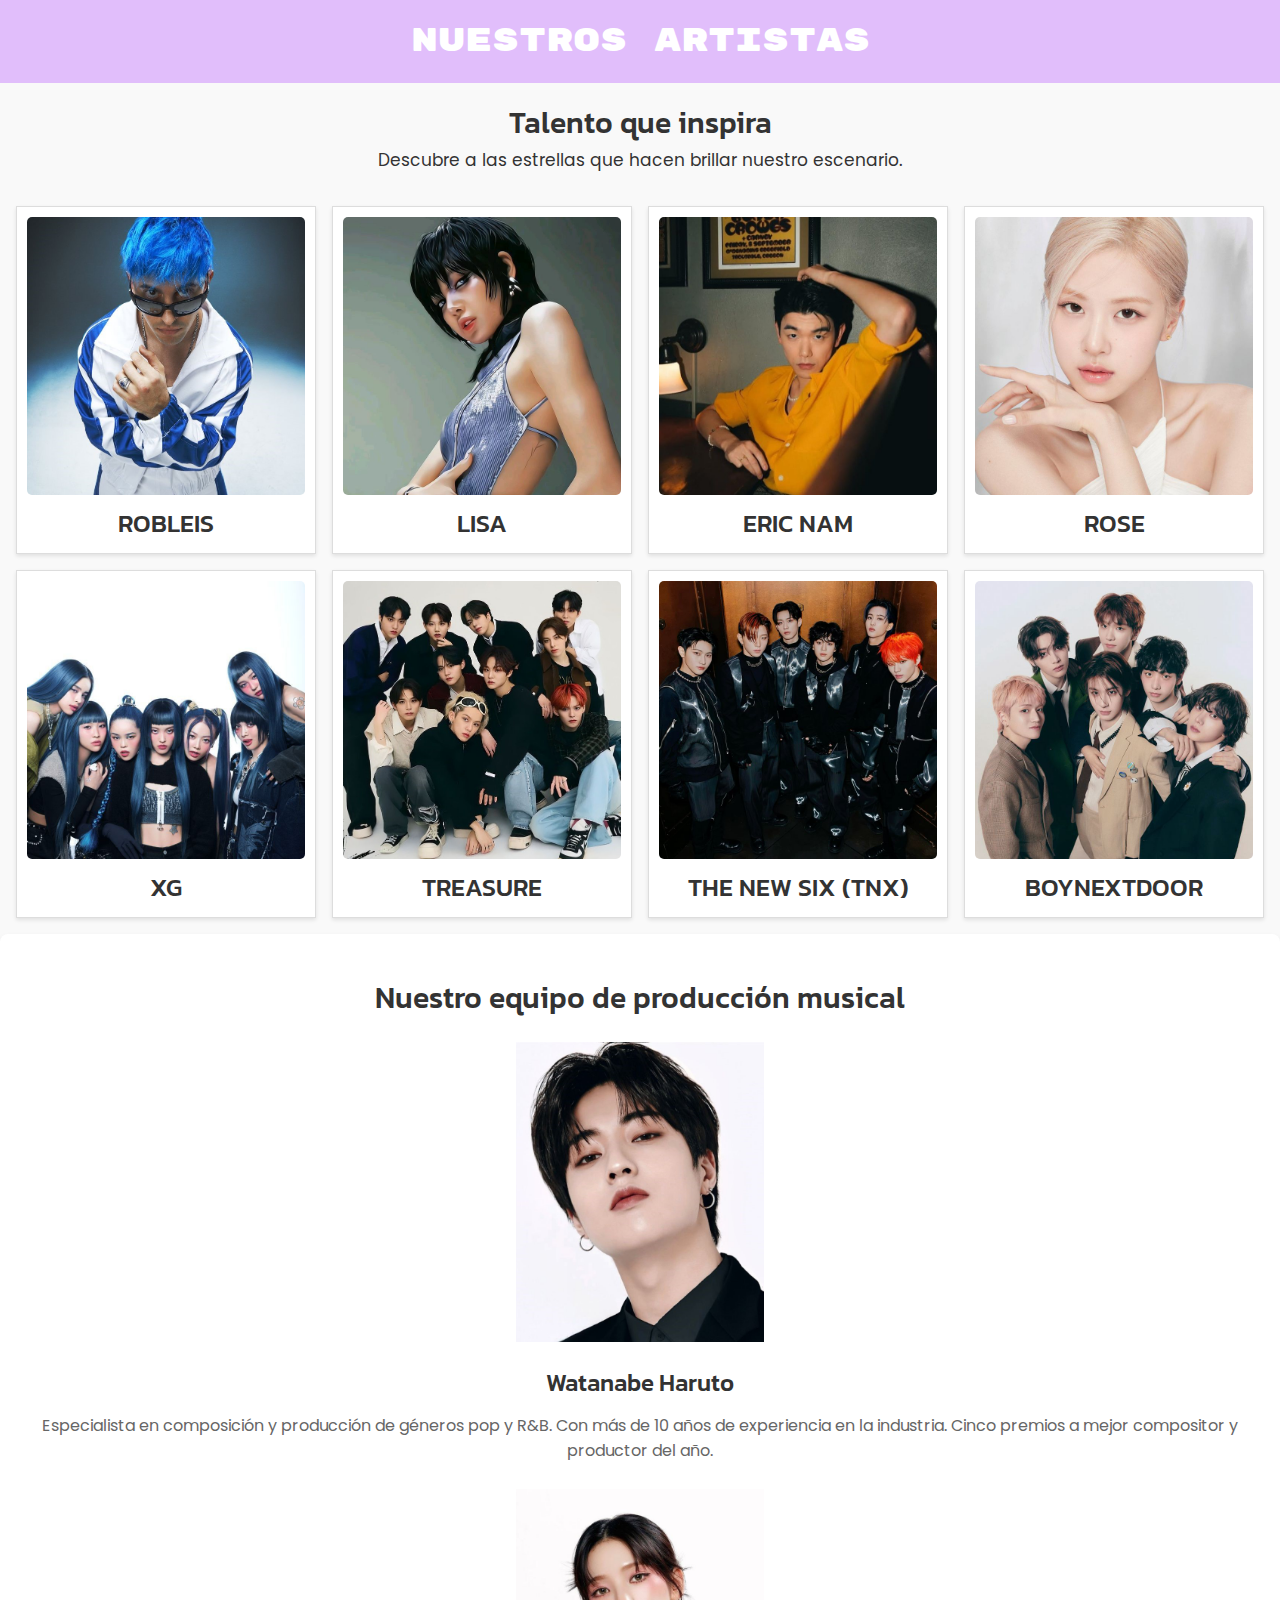
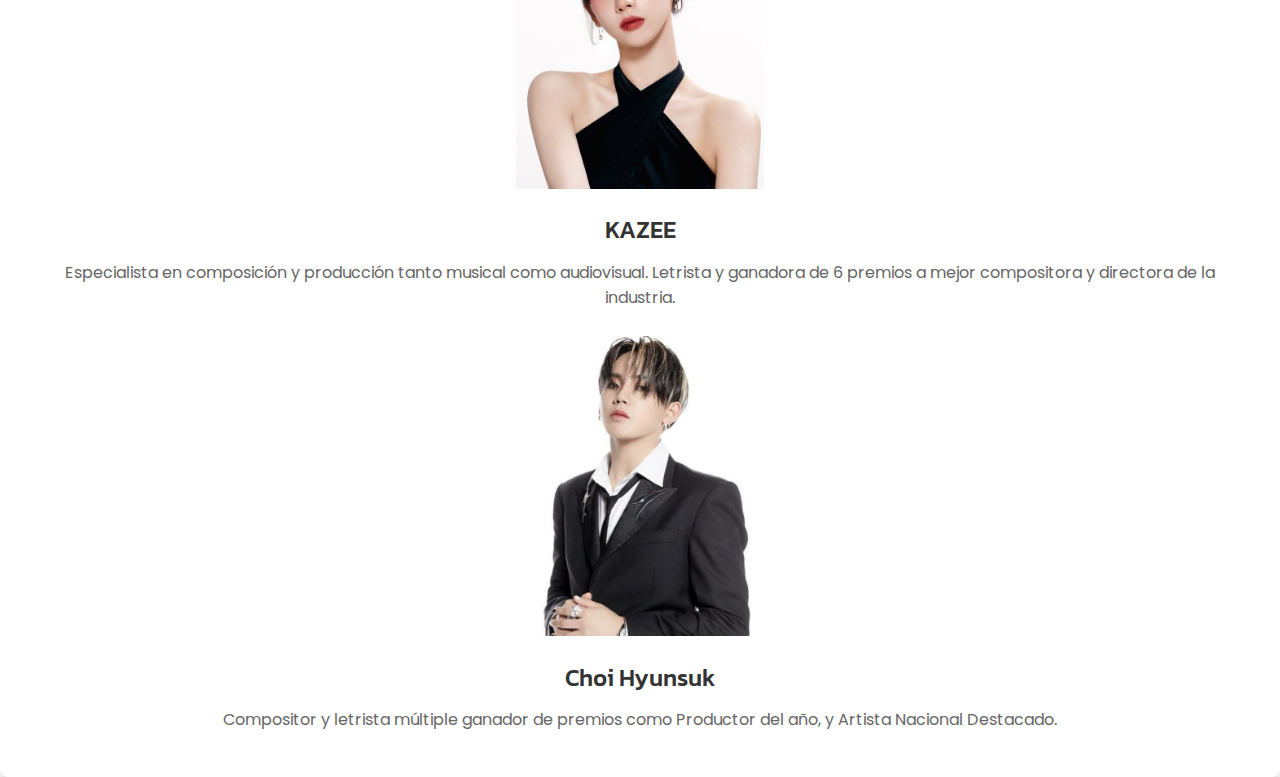
<file: artistas.html>
<!DOCTYPE html>
<html lang="en">
<head>
    <meta charset="UTF-8">
    <meta name="viewport" content="width=device-width, initial-scale=1.0">
    <title>Artistas</title>
    <link rel="shortcut icon" href="imagenes/icon1.png" type="image/x-icon">
    <link rel="stylesheet" type="text/css" href="styles/artistas.css">
</head>

<link href="https://fonts.googleapis.com/css2?family=Aldrich&family=Bebas+Neue&family=Chau+Philomene+One:ital@0;1&family=Poppins:ital,wght@0,100;0,200;0,300;0,400;0,500;0,600;0,700;0,800;0,900;1,100;1,200;1,300;1,400;1,500;1,600;1,700;1,800;1,900&family=Righteous&family=Rubik+Mono+One&family=Trirong:ital,wght@0,100;0,200;0,300;0,400;0,500;0,600;0,700;0,800;0,900;1,100;1,200;1,300;1,400;1,500;1,600;1,700;1,800;1,900&display=swap" rel="stylesheet">

<link href="https://fonts.googleapis.com/css2?family=Kanit:ital,wght@0,100;0,200;0,300;0,400;0,500;0,600;0,700;0,800;0,900;1,100;1,200;1,300;1,400;1,500;1,600;1,700;1,800;1,900&family=Poppins:ital,wght@0,100;0,200;0,300;0,400;0,500;0,600;0,700;0,800;0,900;1,100;1,200;1,300;1,400;1,500;1,600;1,700;1,800;1,900&display=swap" rel="stylesheet">

<link href="https://fonts.googleapis.com/css2?family=Aldrich&family=Bebas+Neue&family=Chau+Philomene+One:ital@0;1&family=Passion+One:wght@400;700;900&family=Poppins:ital,wght@0,100;0,200;0,300;0,400;0,500;0,600;0,700;0,800;0,900;1,100;1,200;1,300;1,400;1,500;1,600;1,700;1,800;1,900&family=Righteous&family=Rubik+Mono+One&family=Trirong:ital,wght@0,100;0,200;0,300;0,400;0,500;0,600;0,700;0,800;0,900;1,100;1,200;1,300;1,400;1,500;1,600;1,700;1,800;1,900&display=swap" rel="stylesheet">

<body>
    <header>
        <h1>Nuestros Artistas</h1>
        
        
    </header>

    <main>


        <section id="info" class="section">
            <h2>Talento que inspira</h2>
            <p>Descubre a las estrellas que hacen brillar nuestro escenario.</p>
        </section>

        <section id="gallery" class="section">

            
            <div class="gallery">
                
                <div class="gallery-item"><img src="./imagenes/robleis.jpeg" alt="Imagen 1"><h3>ROBLEIS</h3></div>
                <div class="gallery-item"><img src="./imagenes/lisa.jpeg" alt="Imagen 1"><h3>LISA</h3></div>
                <div class="gallery-item"><img src="./imagenes/ericnam.jpeg" alt="Imagen 1"><h3>ERIC NAM</h3></div>
                <div class="gallery-item"><img src="./imagenes/rose.jpeg" alt="Imagen 1"><h3>ROSE</h3></div>
                <div class="gallery-item"><img src="./imagenes/xg.jpeg" alt="Imagen 1"><h3>XG</h3></div>
                <div class="gallery-item"><img src="./imagenes/treasure.jpeg" alt="Imagen 1"><h3>TREASURE</h3></div>
                <div class="gallery-item"><img src="./imagenes/fuegolatino.jpeg" alt="Imagen 1"><h3>THE NEW SIX (TNX)</h3></div>
                <div class="gallery-item"><img src="./imagenes/bonedo.jpeg" alt="Imagen 1"><h3>BOYNEXTDOOR</h3></div>
           
                
            </div>
        </section>

<section>
                    <div class="card">
                        <center><h2>Nuestro equipo de producción musical</h2></center>
            <center><img src="./imagenes/haruto.jpeg"></center>
            <div class="card-content">

                <center><h3>Watanabe Haruto</h3></center>
                <center><p>Especialista en composición y producción de géneros pop y R&B. Con más de 10 años de experiencia en la industria. Cinco premios a mejor compositor y productor del año.</p></center>
            </div>
        
            <center><img src="./imagenes/k.jpeg"></center>
            <div class="card-content">
                <center><h3>KAZEE</h3></center>
                <center><p>Especialista en composición y producción tanto musical como audiovisual. Letrista y ganadora de 6 premios a mejor compositora y directora de la industria.</p></center>
            </div>

            <center><img src="./imagenes/sukie.jpeg"></center>
            <div class="card-content">
                <center><h3>Choi Hyunsuk</h3></center>
                <center><p>Compositor y letrista múltiple ganador de premios como Productor del año, y Artista Nacional Destacado.</p></center>
            </div>

        </div>
</section>
        
    </main>

</body>
</html>
</file>
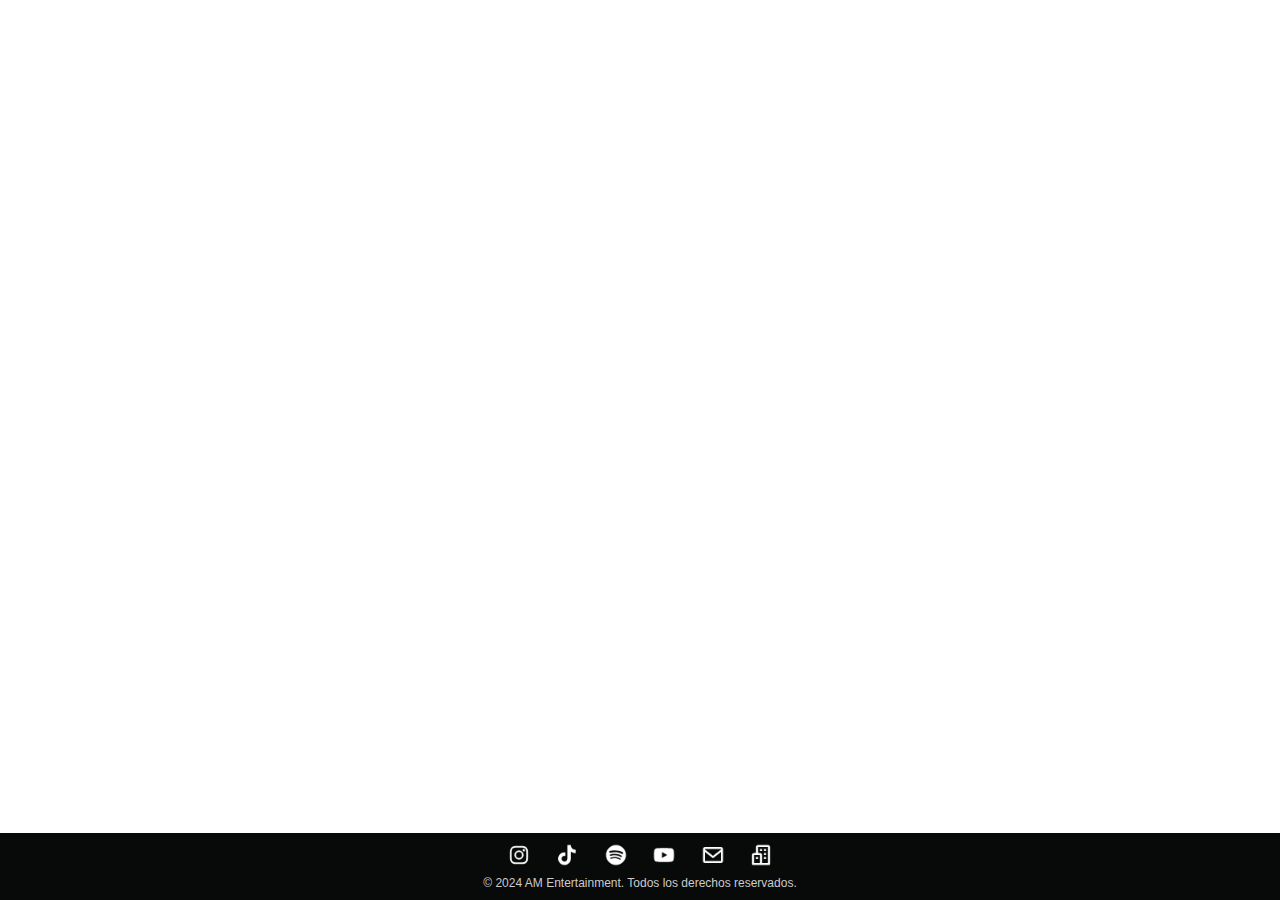
<file: footer.html>
<!DOCTYPE html>
<html lang="en">
<head>
    <meta charset="UTF-8">
    <meta name="viewport" content="width=device-width, initial-scale=1.0">
    <title>Footer</title>
    <link rel="stylesheet" type="text/css" href="styles/footerstyles.css">
</head>
<body>
    <div class="wrapper">
        
        <div class="content">
            
        </div>

        
        <footer class="footer">
            
                <div class="footer-social">
                    <a href="#"><img src="imagenes/instalogo2.png"></a>
                    <a href="#"><img src="imagenes/tiktoklogo2.png"></a>
                    <a href="#"><img src="imagenes/spotifylogo2.png"></a>
                    <a href="#"><img src="imagenes/youtubelogo.png"></a>
                    <a href="#"><img src="imagenes/email.png"></a>
                    <a href="#"><img src="imagenes/adress.png"></a>
                </div>
                <p class="footer-copy">&copy; 2024 AM Entertainment. Todos los derechos reservados.</p>
            </div>
        </footer>
    </div>
</body>
</html>
</file>
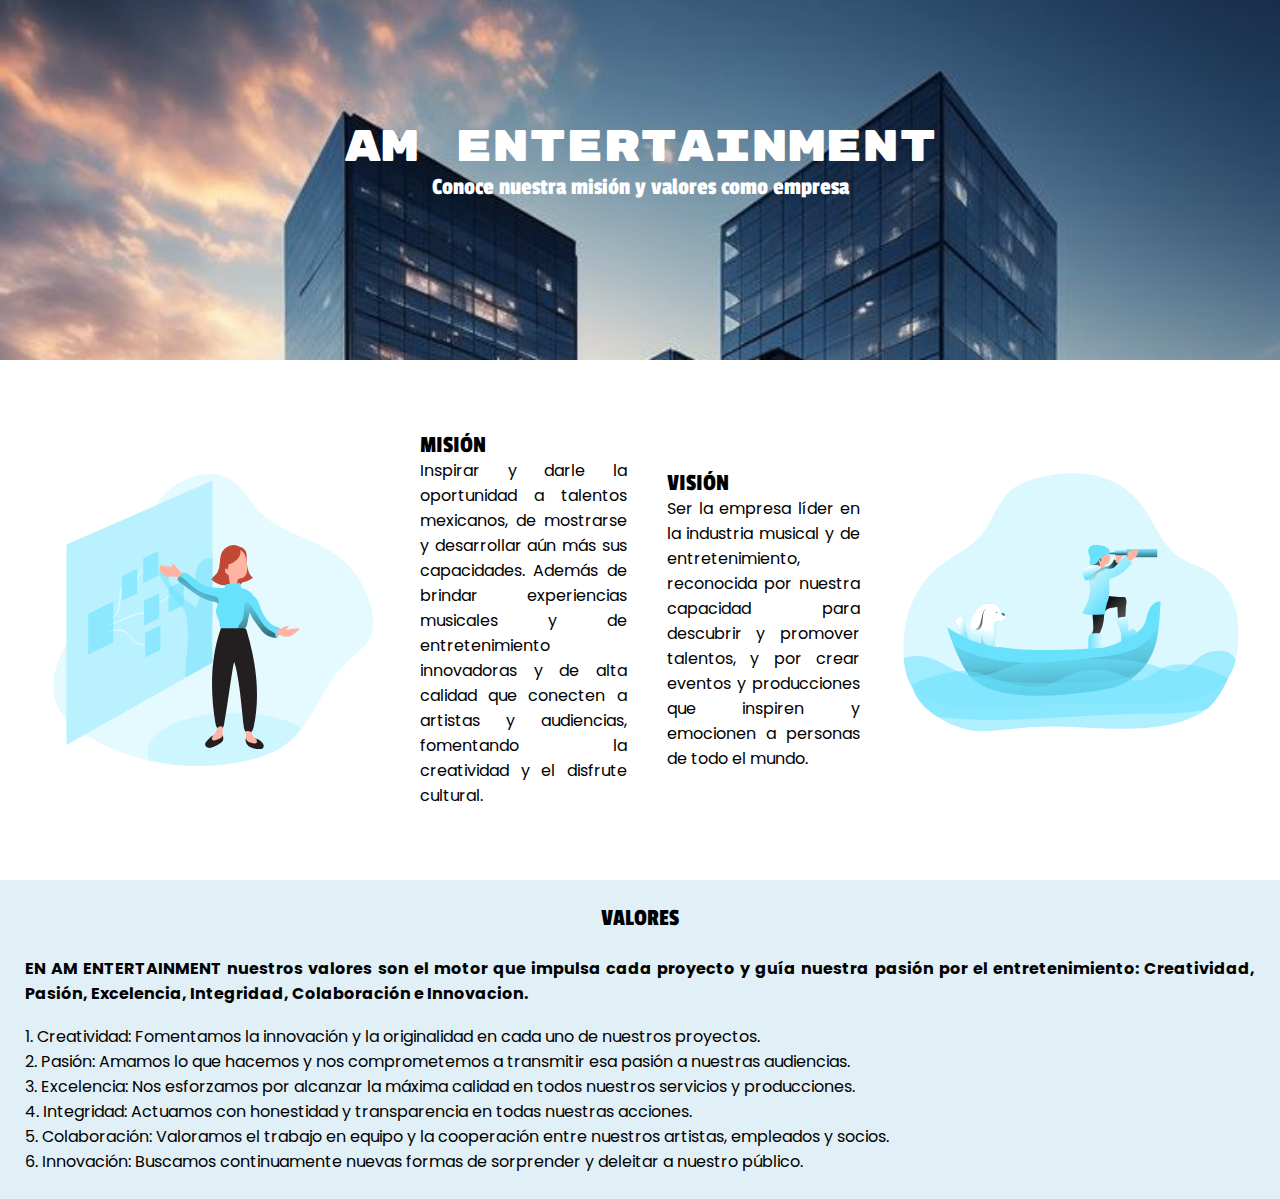
<file: misionyvalores.html>
<html>
	<head>
		<Title>Misión y Visión</Title>

		<link rel="shortcut icon" href="imagenes/icon1.png" type="image/x-icon">
		<link rel="stylesheet" type="text/css" href="styles/misionyvalores.css">

		<link href="https://fonts.googleapis.com/css2?family=Aldrich&family=Bebas+Neue&family=Chau+Philomene+One:ital@0;1&family=Passion+One:wght@400;700;900&family=Poppins:ital,wght@0,100;0,200;0,300;0,400;0,500;0,600;0,700;0,800;0,900;1,100;1,200;1,300;1,400;1,500;1,600;1,700;1,800;1,900&family=Righteous&family=Rubik+Mono+One&family=Trirong:ital,wght@0,100;0,200;0,300;0,400;0,500;0,600;0,700;0,800;0,900;1,100;1,200;1,300;1,400;1,500;1,600;1,700;1,800;1,900&display=swap" rel="stylesheet">

		<link href="https://fonts.googleapis.com/css2?family=Aldrich&family=Bebas+Neue&family=Chau+Philomene+One:ital@0;1&family=Funnel+Sans:ital,wght@0,300..800;1,300..800&family=Passion+One:wght@400;700;900&family=Poppins:ital,wght@0,100;0,200;0,300;0,400;0,500;0,600;0,700;0,800;0,900;1,100;1,200;1,300;1,400;1,500;1,600;1,700;1,800;1,900&family=Righteous&family=Roboto:ital,wght@0,100;0,300;0,400;0,500;0,700;0,900;1,100;1,300;1,400;1,500;1,700;1,900&family=Rubik+Mono+One&family=Trirong:ital,wght@0,100;0,200;0,300;0,400;0,500;0,600;0,700;0,800;0,900;1,100;1,200;1,300;1,400;1,500;1,600;1,700;1,800;1,900&display=swap" rel="stylesheet">

		<link href="https://fonts.googleapis.com/css2?family=Aldrich&family=Bebas+Neue&family=Chau+Philomene+One:ital@0;1&family=Funnel+Sans:ital,wght@0,300..800;1,300..800&family=Merriweather+Sans:ital,wght@0,300..800;1,300..800&family=Passion+One:wght@400;700;900&family=Poppins:ital,wght@0,100;0,200;0,300;0,400;0,500;0,600;0,700;0,800;0,900;1,100;1,200;1,300;1,400;1,500;1,600;1,700;1,800;1,900&family=Righteous&family=Roboto:ital,wght@0,100;0,300;0,400;0,500;0,700;0,900;1,100;1,300;1,400;1,500;1,700;1,900&family=Rubik+Mono+One&family=Trirong:ital,wght@0,100;0,200;0,300;0,400;0,500;0,600;0,700;0,800;0,900;1,100;1,200;1,300;1,400;1,500;1,600;1,700;1,800;1,900&display=swap" rel="stylesheet">
		

	</head>

	<body>
		<header>
			<section class="titulos">
					<h1>AM ENTERTAINMENT</h1>
					<h2>Conoce nuestra misión y valores como empresa</h2>
			</section>

		</header>

	<body>
		<center><table align="center" width="100%" bgcolor="#fff" border="0" cellspacing="40">
			<tr>
				<td><center><img src="./imagenes/ilustracion2.svg" height=440px width=340px></center></td>
				<td><h2>MISIÓN</h2>
						<h7><blockquote align="justify">Inspirar y darle la oportunidad a talentos mexicanos, de mostrarse y desarrollar aún más sus capacidades. Además de brindar experiencias musicales y de entretenimiento innovadoras y de alta calidad que conecten a artistas y audiencias, fomentando la creatividad y el disfrute cultural.</blockquote></h7>

				<td><h2>VISIÓN</h2>
						<h7><blockquote align="justify">Ser la empresa líder en la industria musical y de entretenimiento, reconocida por nuestra capacidad para descubrir y promover talentos, y por crear eventos y producciones que inspiren y emocionen a personas de todo el mundo.</blockquote></h7>
</td>
				<td><center><img src="./imagenes/ilustracion1.svg" height=440px width=340px></center></td>
			</td></tr></table>


            <center><table align="center" width="100%" bgcolor="#E1EFF6" border="0" cellspacing="25">
            	<tr>
            	<th><center><h2>VALORES</h2></center></th>
            	</tr>
            	
            		
            	<td><blockquote align="justify">
            	<h3><p><b>EN AM ENTERTAINMENT nuestros valores son el motor que impulsa cada proyecto y guía nuestra pasión por el entretenimiento: Creatividad, Pasión, Excelencia, Integridad, Colaboración e Innovacion.</b></p></h3><br></blockquote>
            	

            	<h7><blockquote align="justify"><p>1. Creatividad: Fomentamos la innovación y la originalidad en cada uno de nuestros proyectos.</p>
				2. Pasión: Amamos lo que hacemos y nos comprometemos a transmitir esa pasión a nuestras audiencias.<br>
				3. Excelencia: Nos esforzamos por alcanzar la máxima calidad en todos nuestros servicios y producciones.<br>
				4. Integridad: Actuamos con honestidad y transparencia en todas nuestras acciones.<br>
				5. Colaboración: Valoramos el trabajo en equipo y la cooperación entre nuestros artistas, empleados y socios.<br>
				6. Innovación: Buscamos continuamente nuevas formas de sorprender y deleitar a nuestro público.</td></blockquote></h7>
				</td>

            </table>
        	</center>
 		
	
</body>
</html>
</file>
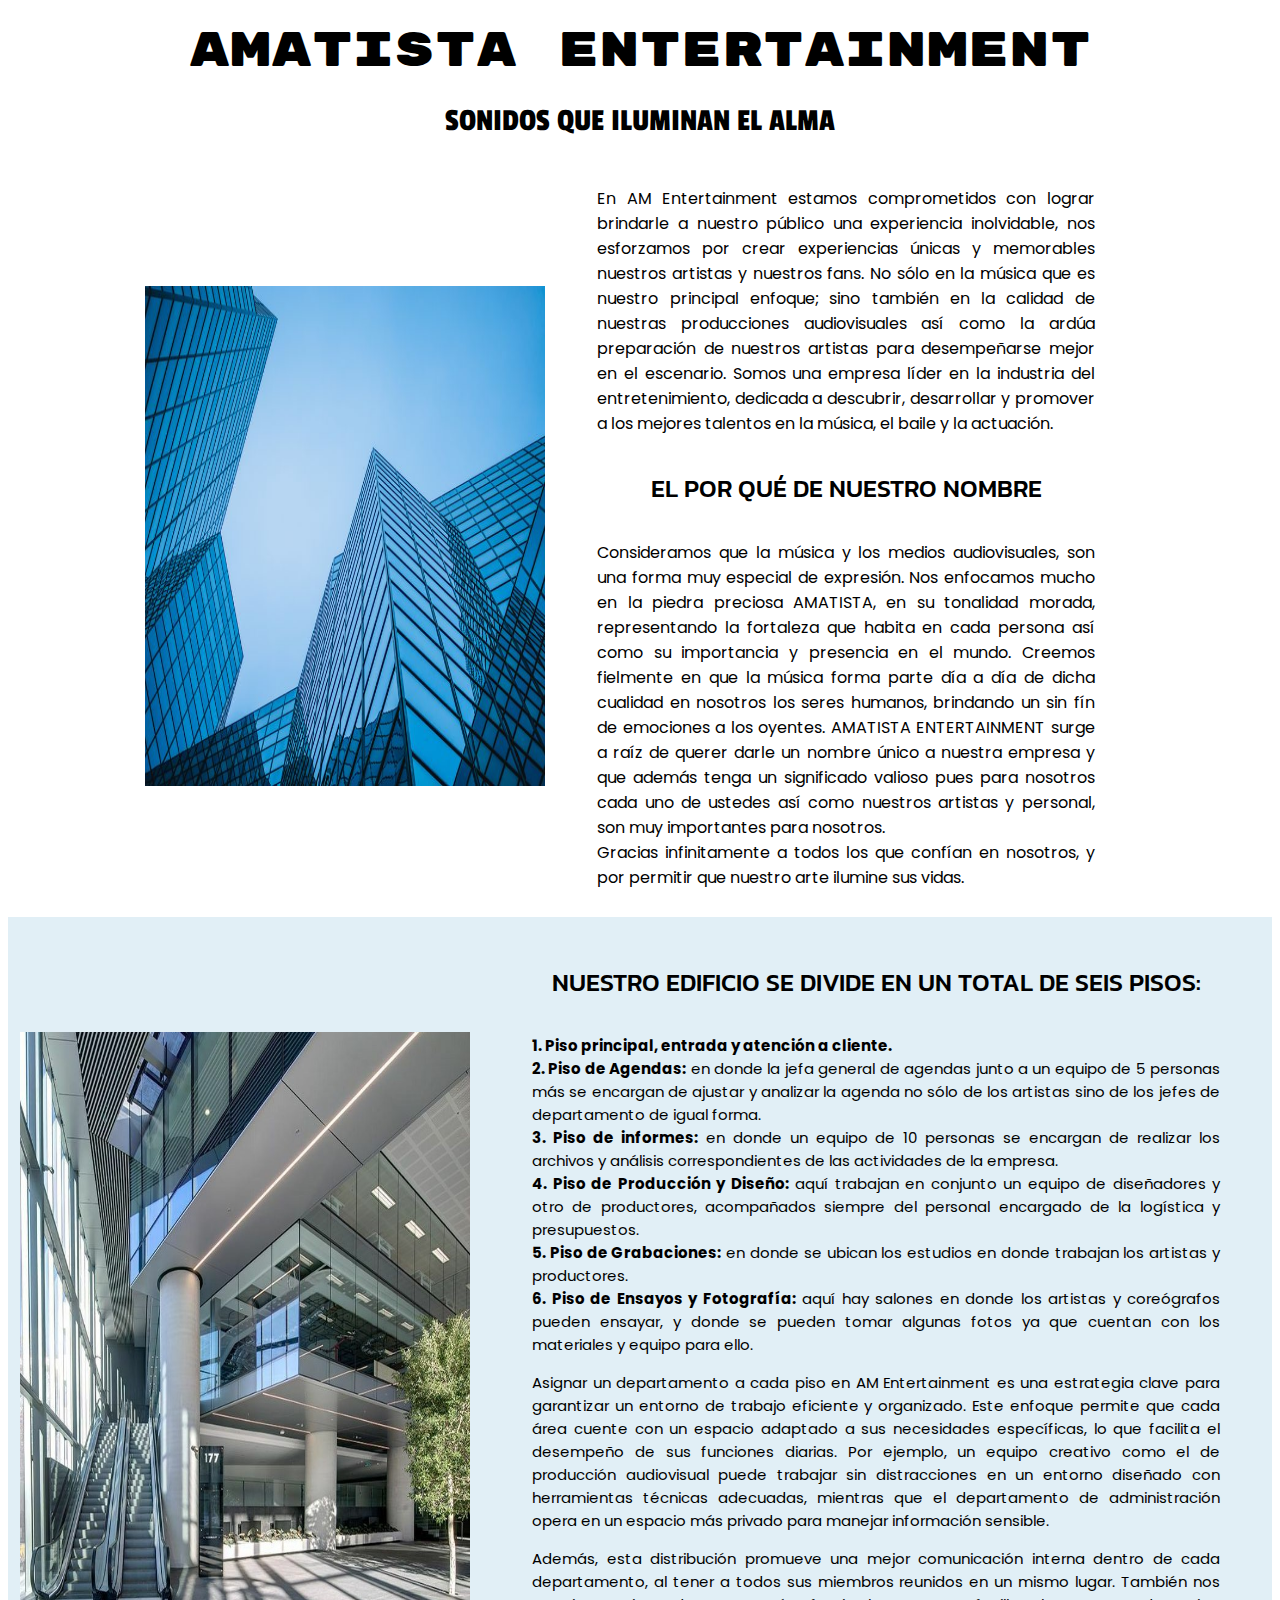
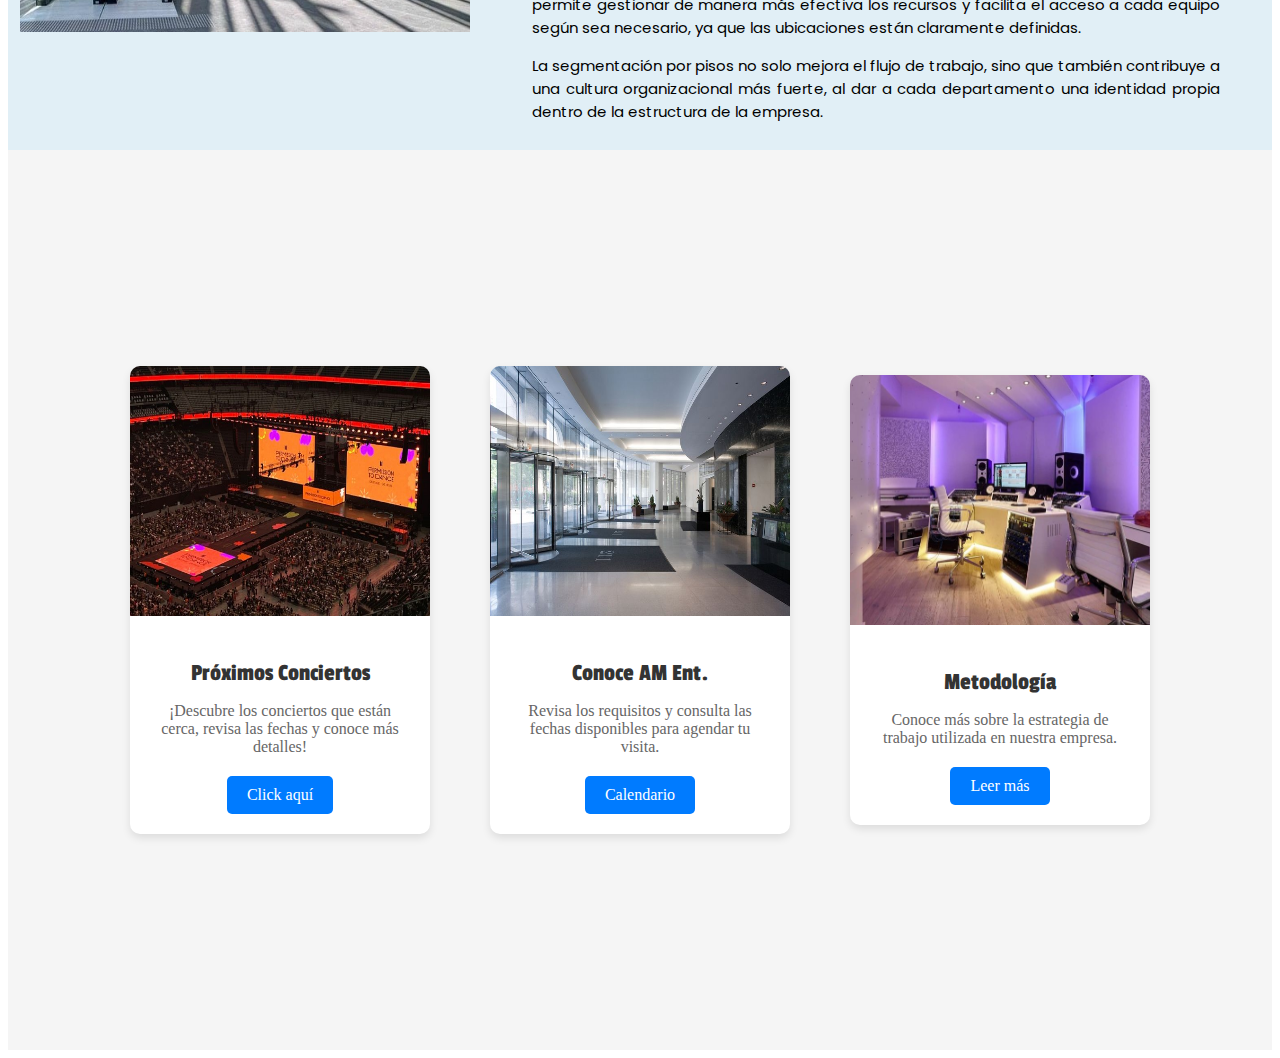
<file: principal.html>
<!DOCTYPE html>
<html>

<head>
	<title>AM Entertainment</title>
	<link rel="shortcut icon" href="imagenes/icon1.png" type="image/x-icon">
	<link rel="stylesheet" type="text/css" href="styles/principalstyles.css">

	<h1><center><font size="7">AMATISTA ENTERTAINMENT</font></center></h1>
	<h2><center><font size="6">SONIDOS QUE ILUMINAN EL ALMA</font></center></h2>
</head>

<link href="https://fonts.googleapis.com/css2?family=Aldrich&family=Bebas+Neue&family=Chau+Philomene+One:ital@0;1&family=Poppins:ital,wght@0,100;0,200;0,300;0,400;0,500;0,600;0,700;0,800;0,900;1,100;1,200;1,300;1,400;1,500;1,600;1,700;1,800;1,900&family=Righteous&family=Rubik+Mono+One&family=Trirong:ital,wght@0,100;0,200;0,300;0,400;0,500;0,600;0,700;0,800;0,900;1,100;1,200;1,300;1,400;1,500;1,600;1,700;1,800;1,900&display=swap" rel="stylesheet">

	<link href="https://fonts.googleapis.com/css2?family=Aldrich&family=Bebas+Neue&family=Chau+Philomene+One:ital@0;1&family=Passion+One:wght@400;700;900&family=Poppins:ital,wght@0,100;0,200;0,300;0,400;0,500;0,600;0,700;0,800;0,900;1,100;1,200;1,300;1,400;1,500;1,600;1,700;1,800;1,900&family=Righteous&family=Rubik+Mono+One&family=Trirong:ital,wght@0,100;0,200;0,300;0,400;0,500;0,600;0,700;0,800;0,900;1,100;1,200;1,300;1,400;1,500;1,600;1,700;1,800;1,900&display=swap" rel="stylesheet">

	<link href="https://fonts.googleapis.com/css2?family=Aldrich&family=Bebas+Neue&family=Chau+Philomene+One:ital@0;1&family=Funnel+Sans:ital,wght@0,300..800;1,300..800&family=Passion+One:wght@400;700;900&family=Poppins:ital,wght@0,100;0,200;0,300;0,400;0,500;0,600;0,700;0,800;0,900;1,100;1,200;1,300;1,400;1,500;1,600;1,700;1,800;1,900&family=Righteous&family=Roboto:ital,wght@0,100;0,300;0,400;0,500;0,700;0,900;1,100;1,300;1,400;1,500;1,700;1,900&family=Rubik+Mono+One&family=Trirong:ital,wght@0,100;0,200;0,300;0,400;0,500;0,600;0,700;0,800;0,900;1,100;1,200;1,300;1,400;1,500;1,600;1,700;1,800;1,900&display=swap" rel="stylesheet">

	<link href="https://fonts.googleapis.com/css2?family=Kanit:ital,wght@0,100;0,200;0,300;0,400;0,500;0,600;0,700;0,800;0,900;1,100;1,200;1,300;1,400;1,500;1,600;1,700;1,800;1,900&family=Poppins:ital,wght@0,100;0,200;0,300;0,400;0,500;0,600;0,700;0,800;0,900;1,100;1,200;1,300;1,400;1,500;1,600;1,700;1,800;1,900&display=swap" rel="stylesheet">

<body>
	
	<table width=80% align=center border=0 cellspacing="10">
	<tr>
		<td><img src="./imagenes/edificiouno.jpeg" height=500px width=400px></td>

		<div class="first-text">	
		<td><blockquote align="justify">
		<div class="first-text">En AM Entertainment estamos comprometidos con lograr brindarle a nuestro público una experiencia inolvidable, nos esforzamos por crear experiencias únicas y memorables nuestros artistas y nuestros fans. No sólo en la música que es nuestro principal enfoque; sino también en la calidad de nuestras producciones audiovisuales así como la ardúa preparación de nuestros artistas para desempeñarse mejor en el escenario. Somos una empresa líder en la industria del entretenimiento, dedicada a descubrir, desarrollar y promover a los mejores talentos en la música, el baile y la actuación.</blockquote>

			<h4><center>EL POR QUÉ DE NUESTRO NOMBRE</center></h4>
			<div class="text">
			<blockquote align="justify">Consideramos que la música y los medios audiovisuales, son una forma muy especial de expresión. Nos enfocamos mucho en la piedra preciosa AMATISTA, en su tonalidad morada, representando la fortaleza que habita en cada persona así como su importancia y presencia en el mundo. Creemos fielmente en que la música forma parte día a día de dicha cualidad en nosotros los seres humanos, brindando un sin fín de emociones a los oyentes. AMATISTA ENTERTAINMENT surge a raíz de querer darle un nombre único a nuestra empresa y que además tenga un significado valioso pues para nosotros cada uno de ustedes así como nuestros artistas y personal, son muy importantes para nosotros.<br>
				Gracias infinitamente a todos los que confían en nosotros, y por permitir que nuestro arte ilumine sus vidas.

			</td>
	</tr>
</blockquote>
</div>
</td>
</div>
</table>


	
	<table width="100%" bgcolor="e1eff6" border="0" cellpadding="10%" align="center">
		<tr>

		<td><img src="./imagenes/interioredificio.jpeg" height=600px width=450px></td>

		<td><center><h4>NUESTRO EDIFICIO SE DIVIDE EN UN TOTAL DE SEIS PISOS:</h4></center>

			<div class="pisos">
			<blockquote align="justify">
			<b>1. Piso principal, entrada y atención a cliente.</b><br>

			<b>2. Piso de Agendas:</b> en donde la jefa general de agendas junto a un equipo de 5 personas más se encargan de ajustar y analizar la agenda no sólo de los artistas sino de los jefes de departamento de igual forma.<br>

			<b>3. Piso de informes:</b> en donde un equipo de 10 personas se encargan de realizar los archivos y análisis correspondientes de las actividades de la empresa.<br>

			<b>4. Piso de Producción y Diseño:</b> aquí trabajan en conjunto un equipo de diseñadores y otro de productores, acompañados siempre del personal encargado de la logística y presupuestos.<br>

			<b>5. Piso de Grabaciones:</b> en donde se ubican los estudios en donde trabajan los artistas y productores.<br>
			
			<b>6. Piso de Ensayos y Fotografía:</b> aquí hay salones en donde los artistas y coreógrafos pueden ensayar, y donde se pueden tomar algunas fotos ya que cuentan con los materiales y equipo para ello.</blockquote></p>

			<blockquote align="justify">Asignar un departamento a cada piso en AM Entertainment es una estrategia clave para garantizar un entorno de trabajo eficiente y organizado. Este enfoque permite que cada área cuente con un espacio adaptado a sus necesidades específicas, lo que facilita el desempeño de sus funciones diarias. Por ejemplo, un equipo creativo como el de producción audiovisual puede trabajar sin distracciones en un entorno diseñado con herramientas técnicas adecuadas, mientras que el departamento de administración opera en un espacio más privado para manejar información sensible.<br>

			<p>Además, esta distribución promueve una mejor comunicación interna dentro de cada departamento, al tener a todos sus miembros reunidos en un mismo lugar. También nos permite gestionar de manera más efectiva los recursos y facilita el acceso a cada equipo según sea necesario, ya que las ubicaciones están claramente definidas.</p>

			La segmentación por pisos no solo mejora el flujo de trabajo, sino que también contribuye a una cultura organizacional más fuerte, al dar a cada departamento una identidad propia dentro de la estructura de la empresa.</blockquote>

		</div>

	</table>

	<main>
    <div class="card">
        <img src="./imagenes/biti.jpeg" alt="Card Image">
        <div class="card-content">
            <h2 class="card-title">Próximos Conciertos</h2>
            <p class="card-text">¡Descubre los conciertos que están cerca, revisa las fechas y conoce más detalles!</p>
            <a href="proximosconciertos.html" class="card-button">Click aquí</a>

        </div>

    </div>

    <div class="card">
        <img src="./imagenes/interior.jpeg" alt="Card Image">
        <div class="card-content">
            <h2 class="card-title">Conoce AM Ent.</h2>
            <p class="card-text">Revisa los requisitos y consulta las fechas disponibles para agendar tu visita.</p>
            <a href="#" class="card-button">Calendario</a>

        </div>

    </div>

    <div class="card">
        <img src="./imagenes/studio.jpeg" alt="Card Image">
        <div class="card-content">
            <h2 class="card-title">Metodología</h2>
            <p class="card-text">Conoce más sobre la estrategia de trabajo utilizada en nuestra empresa.</p>
            <a href="#" class="card-button">Leer más</a>

        </div>

    </div>


</main>
	
</body>
</html>
</file>
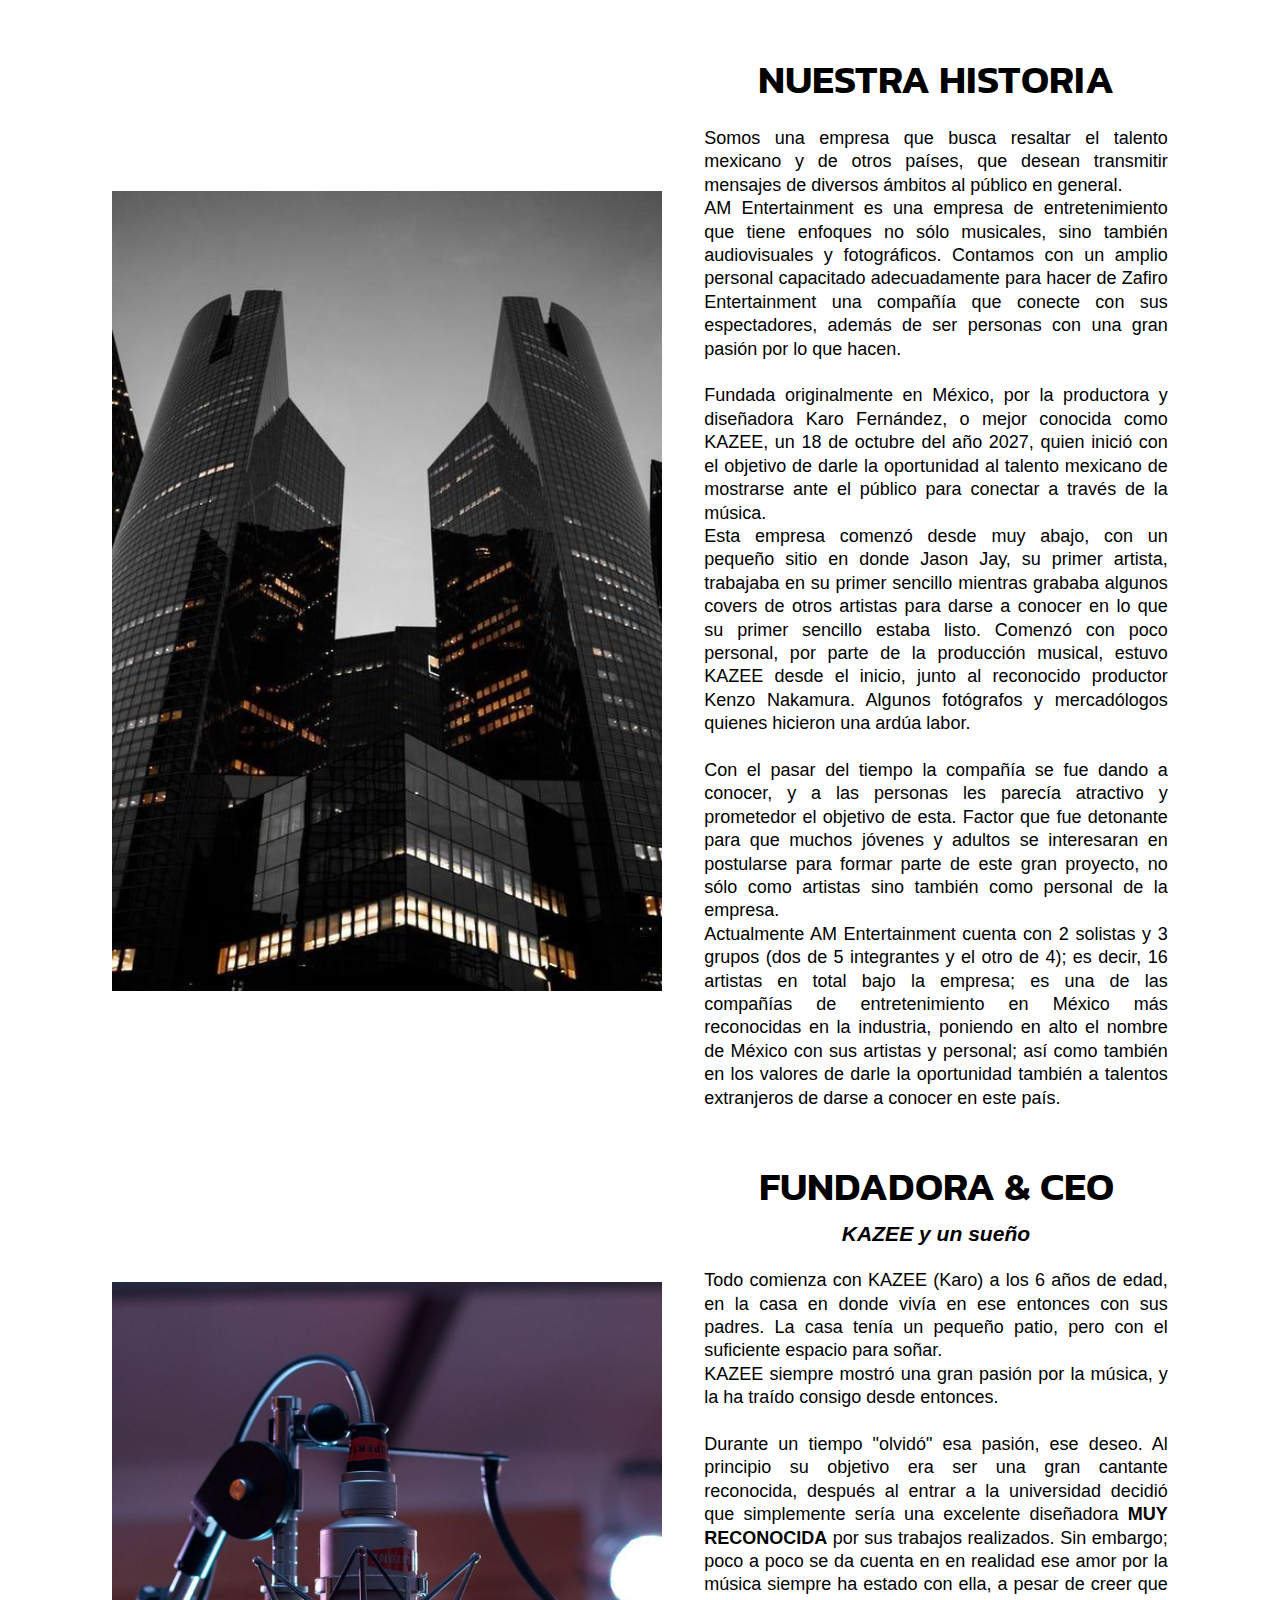
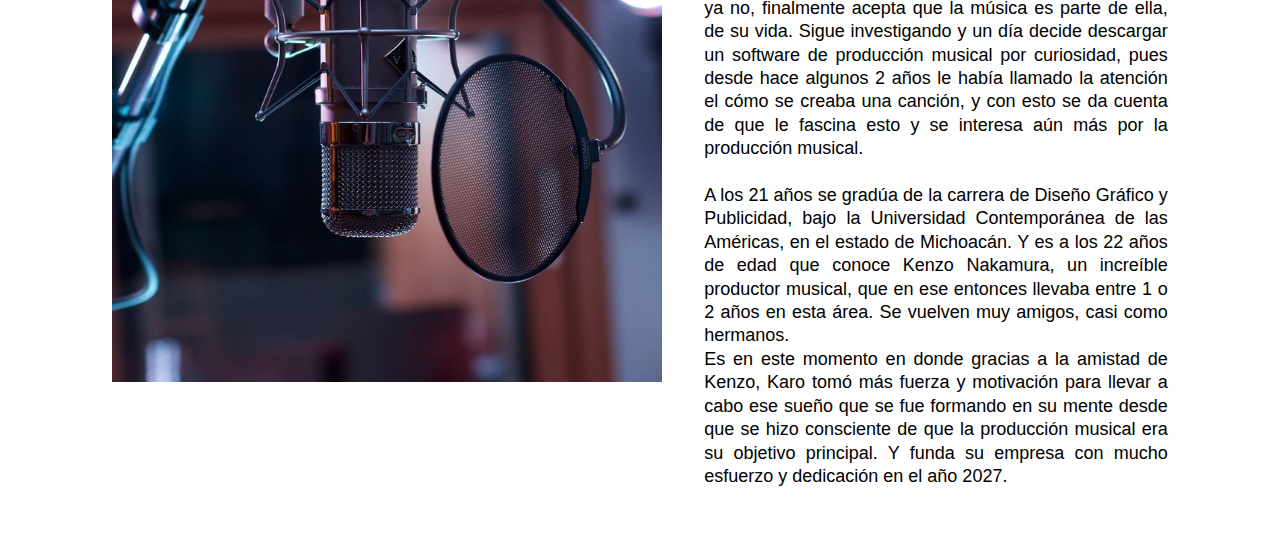
<file: quienessomos.html>
<html>
	<head>
		<title>QUIENES SOMOS</title>

		<link rel="shortcut icon" href="imagenes/icon1.png" type="image/x-icon">
		<link rel="stylesheet" type="text/css" href="styles/quienessomosstyles.css">

		<link href="https://fonts.googleapis.com/css2?family=Kanit:ital,wght@0,100;0,200;0,300;0,400;0,500;0,600;0,700;0,800;0,900;1,100;1,200;1,300;1,400;1,500;1,600;1,700;1,800;1,900&family=Poppins:ital,wght@0,100;0,200;0,300;0,400;0,500;0,600;0,700;0,800;0,900;1,100;1,200;1,300;1,400;1,500;1,600;1,700;1,800;1,900&display=swap" rel="stylesheet">

		<link href="https://fonts.googleapis.com/css2?family=Kanit:ital,wght@0,100;0,200;0,300;0,400;0,500;0,600;0,700;0,800;0,900;1,100;1,200;1,300;1,400;1,500;1,600;1,700;1,800;1,900&family=Poppins:ital,wght@0,100;0,200;0,300;0,400;0,500;0,600;0,700;0,800;0,900;1,100;1,200;1,300;1,400;1,500;1,600;1,700;1,800;1,900&display=swap" rel="stylesheet">

	</head>

	<body>
	    <table width=90% align=center border=0 cellspacing=40>


	    <td><img src="./imagenes/edificiodos.jpeg" height=800px width=550px></td>	
	    	<td>


	    		<center><h1>NUESTRA HISTORIA</center></h1><br>

		    	<blockquote align="justify">Somos una empresa que busca resaltar el talento mexicano y de otros países, que desean transmitir mensajes de diversos ámbitos al público en general.<br>
				<p>AM Entertainment es una empresa de entretenimiento que tiene enfoques no sólo musicales, sino también audiovisuales y fotográficos. Contamos con un amplio personal capacitado adecuadamente para hacer de Zafiro Entertainment una compañía que conecte con sus espectadores, además de ser personas con una gran pasión por lo que hacen.<p><br>

				Fundada originalmente en México, por la productora y diseñadora Karo Fernández, o mejor conocida como KAZEE, un 18 de octubre del año 2027, quien inició con el objetivo de darle la oportunidad al talento mexicano de mostrarse ante el público para conectar a través de la música.<br>

				<p>Esta empresa comenzó desde muy abajo, con un pequeño sitio en donde Jason Jay, su primer artista, trabajaba en su primer sencillo mientras grababa algunos covers de otros artistas para darse a conocer en lo que su primer sencillo estaba listo. Comenzó con poco personal, por parte de la producción musical, estuvo KAZEE desde el inicio, junto al reconocido productor Kenzo Nakamura. Algunos fotógrafos y mercadólogos quienes hicieron una ardúa labor.</p><br>
	    			<p>Con el pasar del tiempo la compañía se fue dando a conocer, y a las personas les parecía atractivo y prometedor el objetivo de esta. Factor que fue detonante para que muchos jóvenes y adultos se interesaran en postularse para formar parte de este gran proyecto, no sólo como artistas sino también como personal de la empresa.</p>

				<p>Actualmente AM Entertainment cuenta con 2 solistas y 3 grupos (dos de 5 integrantes y el otro de 4); es decir, 16 artistas en total bajo la empresa; es una de las compañías de entretenimiento en México más reconocidas en la industria, poniendo en alto el nombre de México con sus artistas y personal; así como también en los valores de darle la oportunidad también a talentos extranjeros de darse a conocer en este país.<p><br>


				

			</td>
	    
	    	<tr>

	    		<td><img src="./imagenes/microfono.jpeg" height=700px width=550px></td>

	    		<td>
	    		<main>

				<p>
			  <blockquote align="justify"> 

			  		<center><h2>FUNDADORA & CEO</center></h2><br>

			  		<center><h3><i>KAZEE y un sueño</i></h3></center><br>
			   		
					<p>Todo comienza con KAZEE (Karo) a los 6 años de edad, en la casa en donde vivía en ese entonces con sus padres. La casa tenía un pequeño patio, pero con el suficiente espacio para soñar.<br>
					KAZEE siempre mostró una gran pasión por la música, y la ha traído consigo desde entonces.</p><br>

					<p>Durante un tiempo "olvidó" esa pasión, ese deseo. Al principio su objetivo era ser una gran cantante reconocida, después al entrar a la universidad decidió que simplemente sería una excelente diseñadora <b>MUY RECONOCIDA</b> por sus trabajos realizados. Sin embargo; poco a poco se da cuenta en en realidad ese amor por la música siempre ha estado con ella, a pesar de creer que ya no, finalmente acepta que la música es parte de ella, de su vida. Sigue investigando y un día decide descargar un software de producción musical por curiosidad, pues desde hace algunos 2 años le había llamado la atención el cómo se creaba una canción, y con esto se da cuenta de que le fascina esto y se interesa aún más por la producción musical.</p><br>


					<p>A los 21 años se gradúa de la carrera de Diseño Gráfico y Publicidad, bajo la Universidad Contemporánea de las Américas, en el estado de Michoacán. Y es a los 22 años de edad que conoce Kenzo Nakamura, un increíble productor musical, que en ese entonces llevaba entre 1 o 2 años en esta área. Se vuelven muy amigos, casi como hermanos.</p>

					Es en este momento en donde gracias a la amistad de Kenzo, Karo tomó más fuerza y motivación para llevar a cabo ese sueño que se fue formando en su mente desde que se hizo consciente de que la producción musical era su objetivo principal. Y funda su empresa con mucho esfuerzo y dedicación en el año 2027.


				
				</main>

	    	</tr>
	    </table>

</body>
</html>
</file>
<file: styles/artistas.css>
*{
    margin:0;
    padding:0;
    box-sizing:border-box;

body {
    font-family: Arial, sans-serif;
    margin: 0;
    padding: 0;
    line-height: 1.6;
    color: #333;
    background-color: #f9f9f9;
}

header {
    background: #E1BEFB;
    color: #fff;
    padding: 1rem 0;
    text-align: center;
}

header h1 {
    margin: 0;
}


.section {
    padding: 1rem;
    text-align: center;
}

.gallery {
    display: flex;
    flex-wrap: wrap;
    justify-content: center;
    gap: 1rem;
}



.gallery-item {
    background: #fff;
    border: 1px solid #ddd;
    padding: 10px;
    width: 300px;
    box-shadow: 0 2px 4px rgba(0, 0, 0, 0.1);
    text-align: center;
}

.gallery-item img {
    width: 100%;
    height: auto;
    border-radius: 5px;

}



h1{
    font-family: "Rubik Mono One", monospace;
  font-weight: 400;
  font-style: normal;

}

h2{
  font-family: "Kanit", sans-serif;
    font-weight: 500;
    font-style: normal;
    font-size: 30px;  
}


p{
    font-family: "Poppins", serif;
    font-weight: 400;
    font-style: normal;
    font-size: 17px;
}

h3{
    font-family: "Kanit", sans-serif;
    font-weight: 500;
    font-style: normal;
    font-size: 25px;

}

        .card {
            background: #fff;
            border-radius: 8px;
            box-shadow: 0 4px 6px rgba(0, 0, 0, 0.1);
            overflow: hidden;
            padding: 20px;
        }


.card h2{
    padding: 20px;
}

        .card img {
            width: 20%;
            height: 300px;
            object-fit: cover;
        }
        .card-content {
            padding: 15px;
        }
        .card-content h3 {
            font-size: 1.5em;
            margin: 0;
            color: #333;
        }
        .card-content p {
            font-size: 1em;
            color: #666;
            margin: 10px 0;
        }
</file>
<file: styles/footerstyles.css>
* {
    margin: 0;
    padding: 0;
    box-sizing: border-box;
}

html, body {
    height: 100%;
}

body {
    display: flex;
    flex-direction: column;
    font-family: Arial, sans-serif;
}


.wrapper {
    display: flex;
    flex-direction: column;
    min-height: 100%;
}


.content {
    flex: 1;
    padding: 20px;
    text-align: center;
}


.footer {
    background-color: #080909;
    color: #fff;
    padding: 10px 10px;
    text-align: center;
}


.footer-nav {
    margin-bottom: 15px;
}

.footer-nav a {
    color: #fff;
    text-decoration: none;
    margin: 0 10px;
    font-size: 14px;
}

.footer-nav a:hover {
    text-decoration: underline;
}

.footer-social {
    margin-bottom: 5px;
}

.footer-social a {
    margin: 0 10px;
    display: inline-block;
}

.footer-social img {
    width: 24px;
    height: 24px;
}

.footer-copy {
    font-size: 12px;
    color: #ccc;
}
</file>
<file: styles/misionyvalores.css>
*{
    margin:0;
    padding:0;
    box-sizing:border-box;



h1{
    font-family: "Rubik Mono One", serif;
  font-weight: 400;
  font-style: normal;
  font-size: 44;
}


h2{
    font-family: "Passion One", sans-serif;
  font-weight: 400;
  font-style: normal;
}

h3{
    text-align: justify;
  font-family: "Poppins", serif;
    font-weight: 400;
    font-style: normal;
    font-size: 16px;  
}

h7{
    text-align: justify;
    font-family: "Poppins", serif;
    font-weight: 400;
    font-style: normal;
    font-size: 16px;
}

header{
    width:100%;
    height:360px;
    padding-top: 120px;
    padding-bottom: 120px;
    background-image: url('../imagenes/portada.jpeg');
    background-size: cover;
    text-align: center;

.titulos{
color: #fff;
}
</file>
<file: styles/principalstyles.css>
*{
	margin:20;
	padding:20;
	box-sizing:border-box;

h1{
font-family: "Rubik Mono One", monospace;
  font-weight: 400;
  font-style: normal;
  

}

h2{
	font-family: "Passion One", sans-serif;
  font-weight: 400;
  font-style: normal;
  
}

h4{
    font-family: "Kanit", sans-serif;
    font-weight: 500;
    font-style: normal;
    font-size: 25px;
    
  
}

.pisos{
    font-family: "Poppins", serif;
    font-weight: 400;
    font-style: normal;
    font-size: 15px;
    
}

.text{
    font-family: "Poppins", serif;
    font-weight: 400;
    font-style: normal;
    font-size: 16px;
     
}

.first-text{
    font-family: "Poppins", serif;
    font-weight: 400;
    font-style: normal;
    font-size: 16px;
}


        .card {
            background: #ffffff;
            border-radius: 10px;
            box-shadow: 0 4px 8px rgba(0, 0, 0, 0.1);
            overflow: hidden;
            width: 300px;
            text-align: center;

        }

        .card img {
            width: 100%;
            height: 250px;
        }

        .card-content {
            padding: 20px;
        }

        .card-title {
            font-size: 1.5rem;
            color: #333333;
            margin-bottom: 10px;
        }

        .card-text {
            font-size: 1rem;
            color: #666666;
            margin-bottom: 20px;
        }

        .card-button {
            display: inline-block;
            padding: 10px 20px;
            background-color: #007BFF;
            color: #ffffff;
            text-decoration: none;
            border-radius: 5px;
            transition: background-color 0.3s ease;
        }

        .card-button:hover {
            background-color: #0056b3;
        }

        main{
            display: flex;
            justify-content: center;
            align-items: center;
            min-height: 100vh;
            background-color: #f5f5f5;
            gap: 60px;
        }
</file>
<file: styles/quienessomosstyles.css>
h1,h2,h3,blockquote,p,main{

margin:0;

}

h1{
	font-family: "Kanit", sans-serif;
  	font-weight: 600;
  	font-style: normal;
  	font-size: 40px;
}

blockquote{

	font-family: "Philosopher", sans-serif;
    font-weight: 400;
    font-style: normal;
    line-height: 130%;
    font-size: 18px;

}

h2{
font-family: "Kanit", sans-serif;
  	font-weight: 600;
  	font-style: normal;
  	font-size: 40px;


}
</file>
